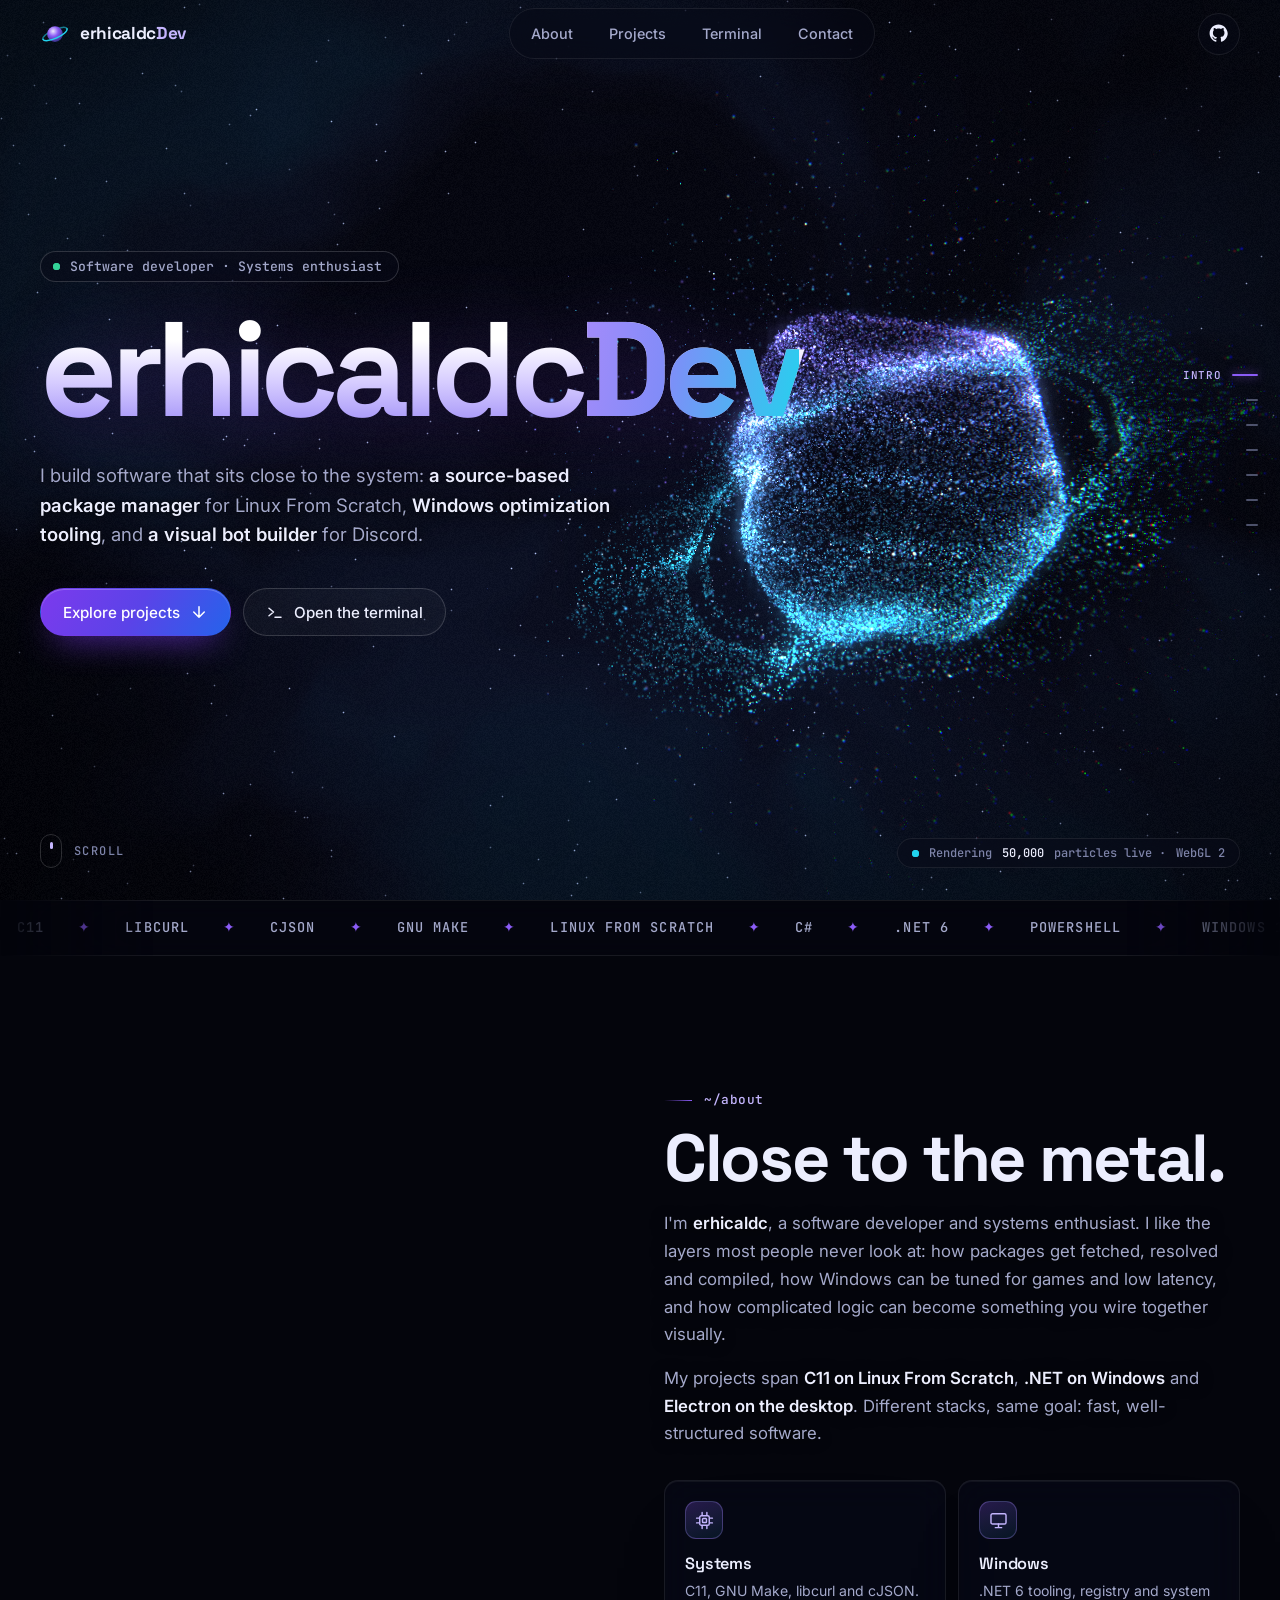
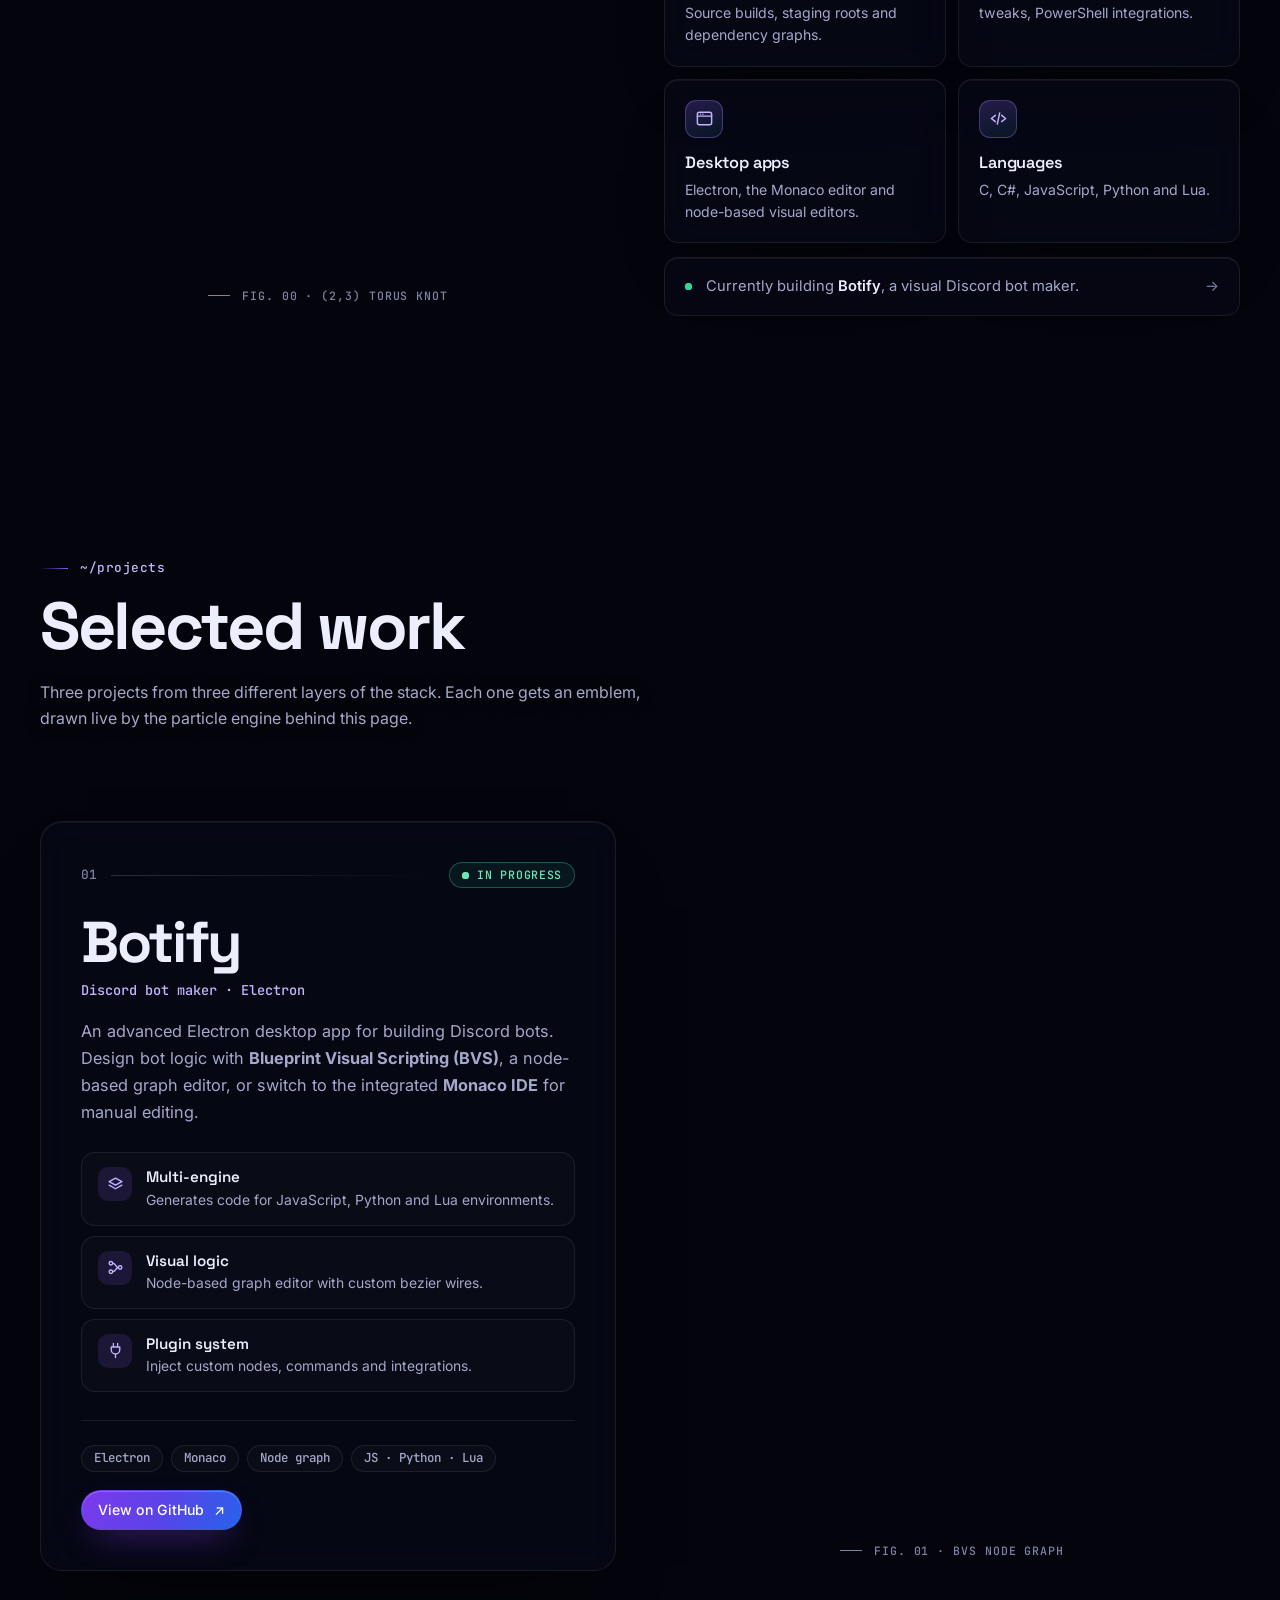
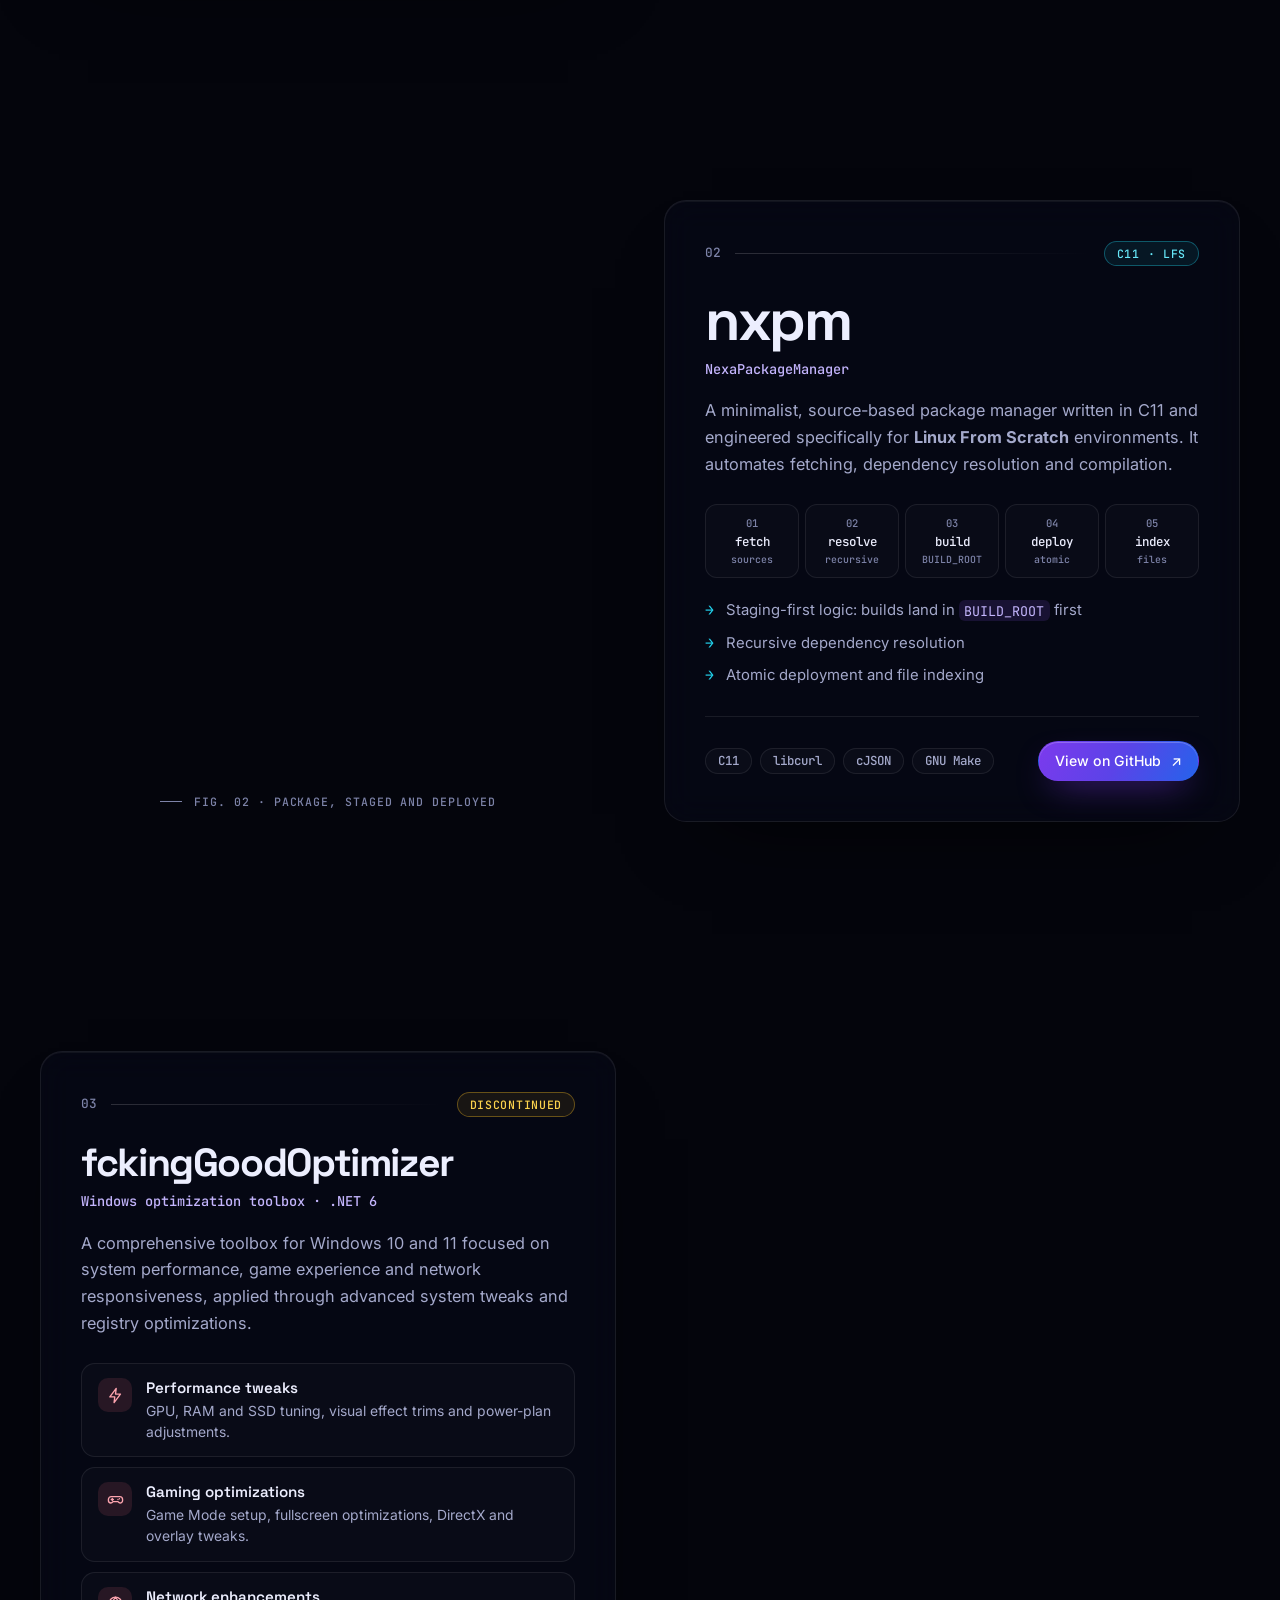
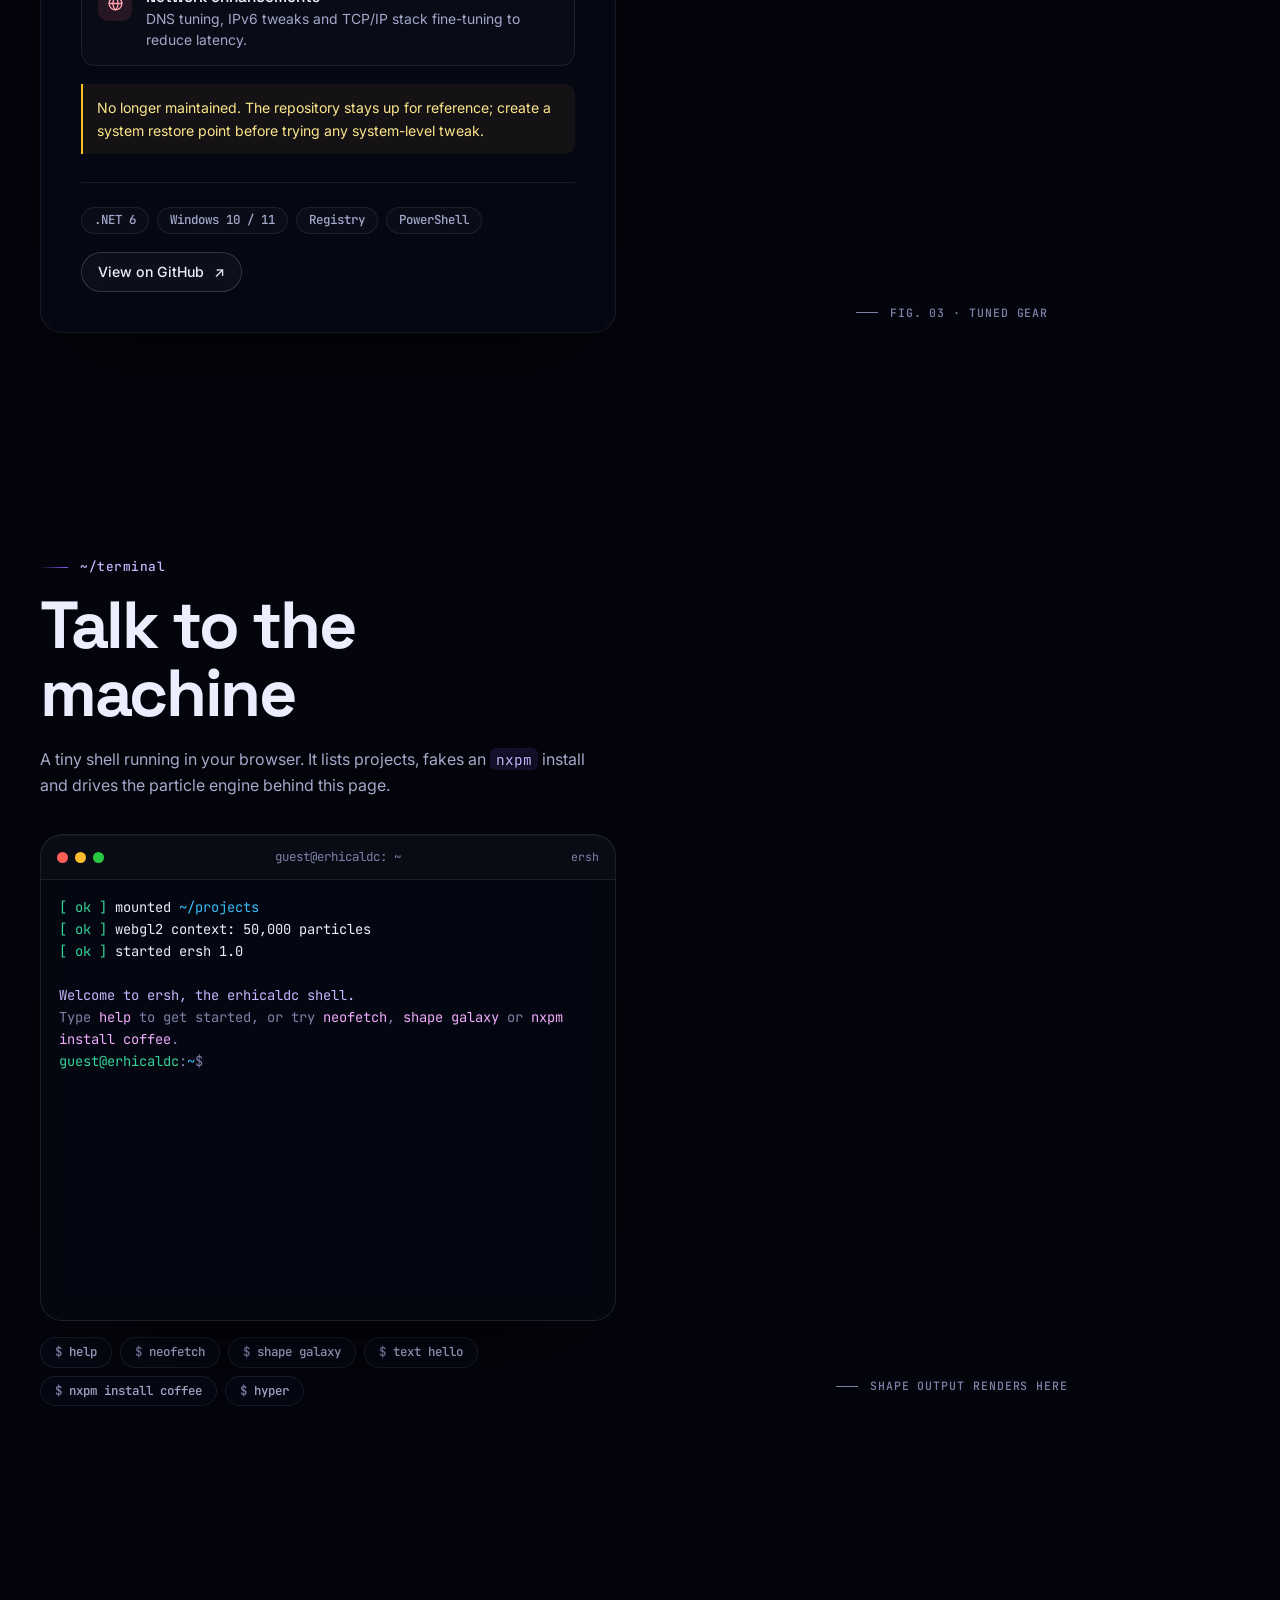
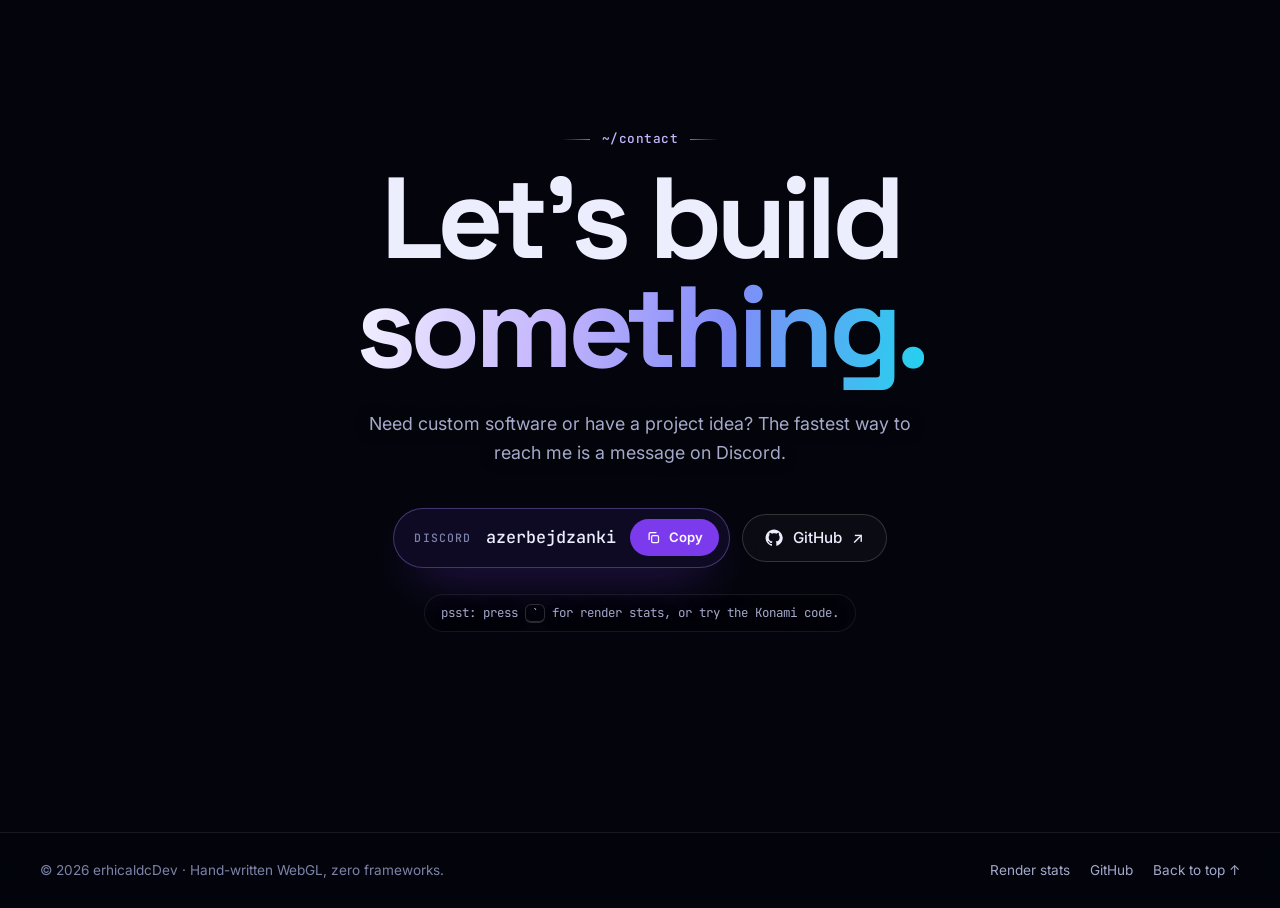
<file: index.html>
<!doctype html>
<html lang="en" class="no-js">
<head>
  <meta charset="utf-8">
  <meta name="viewport" content="width=device-width, initial-scale=1, viewport-fit=cover">
  <title>erhicaldcDev — Software Developer &amp; Systems Enthusiast</title>
  <meta name="description" content="Portfolio of erhicaldc: Botify, a visual Discord bot maker; nxpm, a C11 package manager for Linux From Scratch; and fckingGoodOptimizer. Rendered with a hand-written WebGL particle engine.">
  <meta name="theme-color" content="#04050c">
  <meta name="color-scheme" content="dark">
  <link rel="canonical" href="https://erhicaldcdev.github.io/">
  <link rel="icon" href="favicon.svg" type="image/svg+xml">
  <link rel="apple-touch-icon" href="assets/img/apple-touch-icon.png">

  <meta property="og:type" content="website">
  <meta property="og:site_name" content="erhicaldcDev">
  <meta property="og:title" content="erhicaldcDev — Software Developer & Systems Enthusiast">
  <meta property="og:description" content="Botify, nxpm and fckingGoodOptimizer, rendered live by a hand-written WebGL particle engine.">
  <meta property="og:url" content="https://erhicaldcdev.github.io/">
  <meta property="og:image" content="https://erhicaldcdev.github.io/assets/img/og.jpg">
  <meta property="og:image:width" content="1200">
  <meta property="og:image:height" content="630">
  <meta name="twitter:card" content="summary_large_image">

  <link rel="preconnect" href="https://fonts.googleapis.com">
  <link rel="preconnect" href="https://fonts.gstatic.com" crossorigin>
  <link rel="stylesheet" href="https://fonts.googleapis.com/css2?family=Inter:wght@400;500;600&family=JetBrains+Mono:wght@400;500&family=Space+Grotesk:wght@500;600;700&display=swap">
  <link rel="stylesheet" href="assets/css/style.css">

  <script>
    (function (d) {
      d.documentElement.className = d.documentElement.className.replace(/\bno-js\b/, 'js');
      // Failsafe: if the page script never finishes, show everything anyway.
      setTimeout(function () {
        if (!(window.ERH && window.ERH.page)) d.documentElement.classList.add('reveal-all');
      }, 3500);
    })(document);
  </script>
  <script type="application/ld+json">
    {
      "@context": "https://schema.org",
      "@type": "Person",
      "name": "erhicaldc",
      "alternateName": "erhicaldcDev",
      "url": "https://erhicaldcdev.github.io/",
      "jobTitle": "Software Developer",
      "sameAs": ["https://github.com/erhicaldcDev"]
    }
  </script>
</head>
<body>
  <a class="skip-link" href="#main">Skip to content</a>

  <canvas class="gl" id="gl" aria-hidden="true"></canvas>
  <div class="progress" data-progress aria-hidden="true"></div>

  <header class="nav" data-nav-bar>
    <div class="container nav__inner">
      <a class="brand" href="#top" aria-label="erhicaldcDev, back to top">
        <svg viewBox="0 0 32 32" aria-hidden="true">
          <defs>
            <radialGradient id="brand-orb" cx="38%" cy="32%" r="72%">
              <stop offset="0" stop-color="#ede9fe"/>
              <stop offset=".45" stop-color="#8b5cf6"/>
              <stop offset="1" stop-color="#312e81"/>
            </radialGradient>
          </defs>
          <g transform="rotate(-24 16 16)" fill="none" stroke="#22d3ee" stroke-width="1.6">
            <path d="M2 16a14 4.6 0 0 1 28 0" opacity=".55"/>
          </g>
          <circle cx="16" cy="16" r="8.4" fill="url(#brand-orb)"/>
          <g transform="rotate(-24 16 16)" fill="none" stroke="#22d3ee" stroke-width="1.6" stroke-linecap="round">
            <path d="M2 16a14 4.6 0 0 0 28 0"/>
          </g>
        </svg>
        <span>erhicaldc<b>Dev</b></span>
      </a>

      <nav aria-label="Primary">
        <ul class="nav__links">
          <li><a href="#about" data-nav="about">About</a></li>
          <li><a href="#projects" data-nav="projects">Projects</a></li>
          <li><a href="#terminal" data-nav="terminal">Terminal</a></li>
          <li><a href="#contact" data-nav="contact">Contact</a></li>
        </ul>
      </nav>

      <div class="nav__actions">
        <a class="icon-btn" href="https://github.com/erhicaldcDev" target="_blank" rel="noopener noreferrer" aria-label="erhicaldcDev on GitHub (opens in a new tab)">
          <svg viewBox="0 0 24 24" aria-hidden="true"><path fill="currentColor" d="M12 .5C5.73.5.75 5.48.75 11.75c0 5 3.25 9.24 7.76 10.74.57.1.76-.25.76-.54 0-.27-.01-1-.02-1.96-3.15.69-3.82-1.52-3.82-1.52-.52-1.34-1.28-1.7-1.28-1.7-1.05-.72.08-.7.08-.7 1.16.08 1.77 1.2 1.77 1.2 1.03 1.77 2.71 1.26 3.37.96.1-.75.4-1.26.73-1.55-2.51-.28-5.16-1.26-5.16-5.6 0-1.24.44-2.26 1.17-3.06-.12-.29-.51-1.45.11-3.02 0 0 .96-.31 3.14 1.17.91-.25 1.9-.37 2.88-.37.98 0 1.97.12 2.88.37 2.18-1.48 3.14-1.17 3.14-1.17.62 1.57.23 2.73.11 3.02.73.8 1.17 1.82 1.17 3.06 0 4.35-2.66 5.32-5.2 5.6.41.35.78 1.04.78 2.11 0 1.52-.01 2.74-.01 3.12 0 .29.19.64.77.53 4.5-1.5 7.75-5.74 7.75-10.74C23.25 5.48 18.27.5 12 .5z"/></svg>
        </a>
        <button class="icon-btn menu-toggle" type="button" data-menu-toggle aria-expanded="false" aria-controls="mobile-menu" aria-label="Open menu"><span></span></button>
      </div>
    </div>
  </header>

  <div class="mobile-menu" id="mobile-menu" hidden>
    <nav aria-label="Mobile">
      <ol>
        <li style="--i:0"><a href="#about">About</a></li>
        <li style="--i:1"><a href="#projects">Projects</a></li>
        <li style="--i:2"><a href="#terminal">Terminal</a></li>
        <li style="--i:3"><a href="#contact">Contact</a></li>
      </ol>
    </nav>
    <p class="mobile-menu__foot">discord · azerbejdzanki<br>github.com/erhicaldcDev</p>
  </div>

  <div class="page">
    <main id="main">

      <!-- ============================== HERO ============================== -->
      <section class="hero" id="top" data-section="hero" aria-labelledby="hero-title">
        <div class="container hero__inner">
          <div class="hero__content">
            <p class="eyebrow" data-reveal style="--d:0"><span class="dot dot--pulse"></span>Software developer · Systems enthusiast</p>
            <h1 class="hero__title" id="hero-title" data-reveal style="--d:1"><span data-scramble>erhicaldc</span><span class="accent" data-scramble>Dev</span></h1>
            <p class="hero__lead" data-reveal style="--d:2">
              I build software that sits close to the system: <strong>a source-based package manager</strong> for Linux From Scratch,
              <strong>Windows optimization tooling</strong>, and <strong>a visual bot builder</strong> for Discord.
            </p>
            <div class="hero__cta" data-reveal style="--d:3">
              <a class="btn btn--primary" href="#projects" data-magnetic>
                Explore projects
                <svg viewBox="0 0 24 24" fill="none" stroke="currentColor" stroke-width="2" stroke-linecap="round" stroke-linejoin="round" aria-hidden="true"><path d="M12 5v14M5 12l7 7 7-7"/></svg>
              </a>
              <a class="btn btn--ghost" href="#terminal" data-magnetic>
                <svg viewBox="0 0 24 24" fill="none" stroke="currentColor" stroke-width="2" stroke-linecap="round" stroke-linejoin="round" aria-hidden="true"><path d="m4 17 6-5-6-5M12 19h8"/></svg>
                Open the terminal
              </a>
            </div>
          </div>
        </div>
        <div class="hero__foot">
          <div class="container">
            <a class="scroll-cue" href="#about"><span class="scroll-cue__mouse" aria-hidden="true"></span>Scroll</a>
            <p class="live-chip"><span class="dot dot--pulse"></span>Rendering <b data-particle-count>0</b> particles live · <span data-webgl-version>WebGL</span></p>
          </div>
        </div>
      </section>

      <div class="marquee" aria-hidden="true">
        <div class="marquee__track">
          <div class="marquee__group">
            <span>C11</span><i>✦</i><span>libcurl</span><i>✦</i><span>cJSON</span><i>✦</i><span>GNU Make</span><i>✦</i>
            <span>Linux From Scratch</span><i>✦</i><span>C#</span><i>✦</i><span>.NET 6</span><i>✦</i><span>PowerShell</span><i>✦</i>
            <span>Windows 10 / 11</span><i>✦</i><span>Electron</span><i>✦</i><span>Monaco</span><i>✦</i><span>JavaScript</span><i>✦</i>
            <span>Python</span><i>✦</i><span>Lua</span><i>✦</i><span>WebGL</span><i>✦</i>
          </div>
          <div class="marquee__group">
            <span>C11</span><i>✦</i><span>libcurl</span><i>✦</i><span>cJSON</span><i>✦</i><span>GNU Make</span><i>✦</i>
            <span>Linux From Scratch</span><i>✦</i><span>C#</span><i>✦</i><span>.NET 6</span><i>✦</i><span>PowerShell</span><i>✦</i>
            <span>Windows 10 / 11</span><i>✦</i><span>Electron</span><i>✦</i><span>Monaco</span><i>✦</i><span>JavaScript</span><i>✦</i>
            <span>Python</span><i>✦</i><span>Lua</span><i>✦</i><span>WebGL</span><i>✦</i>
          </div>
        </div>
      </div>

      <!-- ============================== ABOUT ============================== -->
      <section class="section about" id="about" data-section="about" aria-labelledby="about-title">
        <div class="container split">
          <div class="split__aside" aria-hidden="true"><p class="fig-caption">fig. 00 · (2,3) torus knot</p></div>
          <div class="split__main">
            <p class="kicker" data-reveal>~/about</p>
            <h2 class="section-title" id="about-title" data-reveal style="--d:1"><span data-scramble>Close to the metal.</span></h2>
            <div class="about__text section-lead" data-reveal style="--d:2">
              <p>
                I'm <strong>erhicaldc</strong>, a software developer and systems enthusiast. I like the layers most people never look at:
                how packages get fetched, resolved and compiled, how Windows can be tuned for games and low latency, and how
                complicated logic can become something you wire together visually.
              </p>
              <p>
                My projects span <strong>C11 on Linux From Scratch</strong>, <strong>.NET on Windows</strong> and
                <strong>Electron on the desktop</strong>. Different stacks, same goal: fast, well-structured software.
              </p>
            </div>

            <ul class="caps">
              <li class="cap glass spot" data-reveal style="--d:3">
                <span class="cap__icon" aria-hidden="true">
                  <svg viewBox="0 0 24 24" fill="none" stroke="currentColor" stroke-width="1.8" stroke-linecap="round" stroke-linejoin="round"><rect x="6" y="6" width="12" height="12" rx="2"/><rect x="9.5" y="9.5" width="5" height="5" rx="1"/><path d="M9 2v3M15 2v3M9 19v3M15 19v3M2 9h3M2 15h3M19 9h3M19 15h3"/></svg>
                </span>
                <h3>Systems</h3>
                <p>C11, GNU Make, libcurl and cJSON. Source builds, staging roots and dependency graphs.</p>
              </li>
              <li class="cap glass spot" data-reveal style="--d:4">
                <span class="cap__icon" aria-hidden="true">
                  <svg viewBox="0 0 24 24" fill="none" stroke="currentColor" stroke-width="1.8" stroke-linecap="round" stroke-linejoin="round"><rect x="2.5" y="3.5" width="19" height="13" rx="2"/><path d="M8 21h8M12 16.5V21"/></svg>
                </span>
                <h3>Windows</h3>
                <p>.NET 6 tooling, registry and system tweaks, PowerShell integrations.</p>
              </li>
              <li class="cap glass spot" data-reveal style="--d:5">
                <span class="cap__icon" aria-hidden="true">
                  <svg viewBox="0 0 24 24" fill="none" stroke="currentColor" stroke-width="1.8" stroke-linecap="round" stroke-linejoin="round"><rect x="3" y="4" width="18" height="16" rx="2.5"/><path d="M3 9h18M7 6.5h.01M10 6.5h.01"/></svg>
                </span>
                <h3>Desktop apps</h3>
                <p>Electron, the Monaco editor and node-based visual editors.</p>
              </li>
              <li class="cap glass spot" data-reveal style="--d:6">
                <span class="cap__icon" aria-hidden="true">
                  <svg viewBox="0 0 24 24" fill="none" stroke="currentColor" stroke-width="1.8" stroke-linecap="round" stroke-linejoin="round"><path d="m8 8-5 4 5 4M16 8l5 4-5 4M13.5 5l-3 14"/></svg>
                </span>
                <h3>Languages</h3>
                <p>C, C#, JavaScript, Python and Lua.</p>
              </li>
            </ul>

            <a class="now glass spot" href="#botify" data-reveal style="--d:7">
              <span class="dot dot--pulse"></span>
              <span>Currently building <strong>Botify</strong>, a visual Discord bot maker.</span>
              <span class="now__arrow" aria-hidden="true">→</span>
            </a>
          </div>
        </div>
      </section>

      <!-- ============================== PROJECTS ============================== -->
      <section id="projects" aria-labelledby="projects-title">
        <div class="container projects-head">
          <p class="kicker" data-reveal>~/projects</p>
          <h2 class="section-title" id="projects-title" data-reveal style="--d:1"><span data-scramble>Selected work</span></h2>
          <p class="section-lead" data-reveal style="--d:2">
            Three projects from three different layers of the stack. Each one gets an emblem, drawn live by the particle engine behind this page.
          </p>
        </div>

        <!-- Botify -->
        <article class="project project--botify" id="botify" data-section="botify" aria-labelledby="botify-title">
          <div class="container split split--flip">
            <div class="split__aside" aria-hidden="true"><p class="fig-caption">fig. 01 · BVS node graph</p></div>
            <div class="split__main">
              <div class="project__card glass spot" data-reveal>
                <div class="project__top">
                  <span class="project__index">01</span>
                  <span class="project__rule"></span>
                  <span class="badge badge--live"><span class="dot dot--pulse"></span>In progress</span>
                </div>
                <h3 class="project__title" id="botify-title"><span data-scramble>Botify</span></h3>
                <p class="project__subtitle">Discord bot maker · Electron</p>
                <p class="project__desc">
                  An advanced Electron desktop app for building Discord bots. Design bot logic with
                  <strong>Blueprint Visual Scripting (BVS)</strong>, a node-based graph editor, or switch to the integrated
                  <strong>Monaco IDE</strong> for manual editing.
                </p>
                <ul class="features">
                  <li class="feature">
                    <span class="feature__icon" aria-hidden="true"><svg viewBox="0 0 24 24" fill="none" stroke="currentColor" stroke-width="1.9" stroke-linecap="round" stroke-linejoin="round"><path d="m12 3 9 5-9 5-9-5 9-5Z"/><path d="m3 13 9 5 9-5"/></svg></span>
                    <div><h4>Multi-engine</h4><p>Generates code for JavaScript, Python and Lua environments.</p></div>
                  </li>
                  <li class="feature">
                    <span class="feature__icon" aria-hidden="true"><svg viewBox="0 0 24 24" fill="none" stroke="currentColor" stroke-width="1.9" stroke-linecap="round" stroke-linejoin="round"><circle cx="5.5" cy="6" r="2.5"/><circle cx="5.5" cy="18" r="2.5"/><circle cx="18.5" cy="12" r="2.5"/><path d="M8 6c5 0 4 6 8 6M8 18c5 0 4-6 8-6"/></svg></span>
                    <div><h4>Visual logic</h4><p>Node-based graph editor with custom bezier wires.</p></div>
                  </li>
                  <li class="feature">
                    <span class="feature__icon" aria-hidden="true"><svg viewBox="0 0 24 24" fill="none" stroke="currentColor" stroke-width="1.9" stroke-linecap="round" stroke-linejoin="round"><path d="M9 2v5M15 2v5M6 7h12v4a6 6 0 0 1-12 0V7ZM12 17v5"/></svg></span>
                    <div><h4>Plugin system</h4><p>Inject custom nodes, commands and integrations.</p></div>
                  </li>
                </ul>
                <div class="project__meta">
                  <ul class="tags" aria-label="Technologies">
                    <li>Electron</li><li>Monaco</li><li>Node graph</li><li>JS · Python · Lua</li>
                  </ul>
                  <a class="btn btn--primary btn--sm" href="https://github.com/erhicaldcDev/Botify" target="_blank" rel="noopener noreferrer" data-magnetic>
                    View on GitHub <span class="btn__arrow" aria-hidden="true">↗</span><span class="sr-only"> (opens in a new tab)</span>
                  </a>
                </div>
              </div>
            </div>
          </div>
        </article>

        <!-- nxpm -->
        <article class="project project--nxpm" id="nxpm" data-section="nxpm" aria-labelledby="nxpm-title">
          <div class="container split">
            <div class="split__aside" aria-hidden="true"><p class="fig-caption">fig. 02 · package, staged and deployed</p></div>
            <div class="split__main">
              <div class="project__card glass spot" data-reveal>
                <div class="project__top">
                  <span class="project__index">02</span>
                  <span class="project__rule"></span>
                  <span class="badge badge--info">C11 · LFS</span>
                </div>
                <h3 class="project__title" id="nxpm-title"><span data-scramble>nxpm</span></h3>
                <p class="project__subtitle">NexaPackageManager</p>
                <p class="project__desc">
                  A minimalist, source-based package manager written in C11 and engineered specifically for
                  <strong>Linux From Scratch</strong> environments. It automates fetching, dependency resolution and compilation.
                </p>
                <ol class="pipeline" aria-label="How a package moves through nxpm">
                  <li style="--i:0">fetch<small>sources</small></li>
                  <li style="--i:1">resolve<small>recursive</small></li>
                  <li style="--i:2">build<small>BUILD_ROOT</small></li>
                  <li style="--i:3">deploy<small>atomic</small></li>
                  <li style="--i:4">index<small>files</small></li>
                </ol>
                <ul class="arch">
                  <li><span>Staging-first logic: builds land in <code>BUILD_ROOT</code> first</span></li>
                  <li><span>Recursive dependency resolution</span></li>
                  <li><span>Atomic deployment and file indexing</span></li>
                </ul>
                <div class="project__meta">
                  <ul class="tags" aria-label="Technologies">
                    <li>C11</li><li>libcurl</li><li>cJSON</li><li>GNU Make</li>
                  </ul>
                  <a class="btn btn--primary btn--sm" href="https://github.com/erhicaldcDev/nxpm" target="_blank" rel="noopener noreferrer" data-magnetic>
                    View on GitHub <span class="btn__arrow" aria-hidden="true">↗</span><span class="sr-only"> (opens in a new tab)</span>
                  </a>
                </div>
              </div>
            </div>
          </div>
        </article>

        <!-- fckingGoodOptimizer -->
        <article class="project project--fgo" id="fgo" data-section="fgo" aria-labelledby="fgo-title">
          <div class="container split split--flip">
            <div class="split__aside" aria-hidden="true"><p class="fig-caption">fig. 03 · tuned gear</p></div>
            <div class="split__main">
              <div class="project__card glass spot" data-reveal>
                <div class="project__top">
                  <span class="project__index">03</span>
                  <span class="project__rule"></span>
                  <span class="badge badge--archived">Discontinued</span>
                </div>
                <h3 class="project__title project__title--long" id="fgo-title"><span data-scramble>fckingGood&#8203;Optimizer</span></h3>
                <p class="project__subtitle">Windows optimization toolbox · .NET 6</p>
                <p class="project__desc">
                  A comprehensive toolbox for Windows 10 and 11 focused on system performance, game experience and network
                  responsiveness, applied through advanced system tweaks and registry optimizations.
                </p>
                <ul class="features">
                  <li class="feature">
                    <span class="feature__icon" aria-hidden="true"><svg viewBox="0 0 24 24" fill="none" stroke="currentColor" stroke-width="1.9" stroke-linecap="round" stroke-linejoin="round"><path d="M13 2 4 14h7l-1 8 9-12h-7l1-8Z"/></svg></span>
                    <div><h4>Performance tweaks</h4><p>GPU, RAM and SSD tuning, visual effect trims and power-plan adjustments.</p></div>
                  </li>
                  <li class="feature">
                    <span class="feature__icon" aria-hidden="true"><svg viewBox="0 0 24 24" fill="none" stroke="currentColor" stroke-width="1.9" stroke-linecap="round" stroke-linejoin="round"><path d="M6 8h12a4 4 0 0 1 4 4v1.5a3.5 3.5 0 0 1-3.5 3.5c-1.3 0-2-.7-3-2h-7c-1 1.3-1.7 2-3 2A3.5 3.5 0 0 1 2 13.5V12a4 4 0 0 1 4-4Z"/><path d="M7.5 10.5v3M6 12h3M15.5 12h.01M17.5 11h.01"/></svg></span>
                    <div><h4>Gaming optimizations</h4><p>Game Mode setup, fullscreen optimizations, DirectX and overlay tweaks.</p></div>
                  </li>
                  <li class="feature">
                    <span class="feature__icon" aria-hidden="true"><svg viewBox="0 0 24 24" fill="none" stroke="currentColor" stroke-width="1.9" stroke-linecap="round" stroke-linejoin="round"><circle cx="12" cy="12" r="9"/><path d="M3 12h18M12 3c2.5 2.6 3.8 5.6 3.8 9s-1.3 6.4-3.8 9c-2.5-2.6-3.8-5.6-3.8-9S9.5 5.6 12 3Z"/></svg></span>
                    <div><h4>Network enhancements</h4><p>DNS tuning, IPv6 tweaks and TCP/IP stack fine-tuning to reduce latency.</p></div>
                  </li>
                </ul>
                <p class="project__note">No longer maintained. The repository stays up for reference; create a system restore point before trying any system-level tweak.</p>
                <div class="project__meta">
                  <ul class="tags" aria-label="Technologies">
                    <li>.NET 6</li><li>Windows 10 / 11</li><li>Registry</li><li>PowerShell</li>
                  </ul>
                  <a class="btn btn--ghost btn--sm" href="https://github.com/erhicaldcDev/fckingGoodOptimizer" target="_blank" rel="noopener noreferrer" data-magnetic>
                    View on GitHub <span class="btn__arrow" aria-hidden="true">↗</span><span class="sr-only"> (opens in a new tab)</span>
                  </a>
                </div>
              </div>
            </div>
          </div>
        </article>
      </section>

      <!-- ============================== TERMINAL ============================== -->
      <section class="section terminal-section" id="terminal" data-section="terminal" aria-labelledby="terminal-title">
        <div class="container split split--flip">
          <div class="split__aside" aria-hidden="true"><p class="fig-caption">shape output renders here</p></div>
          <div class="split__main">
            <p class="kicker" data-reveal>~/terminal</p>
            <h2 class="section-title" id="terminal-title" data-reveal style="--d:1"><span data-scramble>Talk to the machine</span></h2>
            <p class="section-lead" data-reveal style="--d:2">
              A tiny shell running in your browser. It lists projects, fakes an <code>nxpm</code> install and drives the particle engine behind this page.
            </p>

            <div class="term glass" data-term data-reveal style="--d:3">
              <div class="term__bar" aria-hidden="true">
                <span class="term__dots"><i></i><i></i><i></i></span>
                <span class="term__title">guest@erhicaldc: ~</span>
                <span class="term__tag">ersh</span>
              </div>
              <div class="term__body" data-term-body>
                <div class="term__out" data-term-out role="log" aria-live="polite" aria-relevant="additions" aria-label="Terminal output"></div>
                <form class="term__line" data-term-form autocomplete="off">
                  <label class="term__prompt" for="term-input"><span class="t-user">guest@erhicaldc</span><span class="t-dim">:</span><span class="t-path">~</span><span class="t-dim">$ </span><span class="sr-only">Terminal command</span></label>
                  <input class="term__input" id="term-input" data-term-input type="text" autocomplete="off" autocapitalize="off" autocorrect="off" spellcheck="false" enterkeyhint="send">
                </form>
              </div>
            </div>

            <div class="chips" data-reveal style="--d:4">
              <button class="chip" type="button" data-cmd="help">help</button>
              <button class="chip" type="button" data-cmd="neofetch">neofetch</button>
              <button class="chip" type="button" data-cmd="shape galaxy">shape galaxy</button>
              <button class="chip" type="button" data-cmd="text hello">text hello</button>
              <button class="chip" type="button" data-cmd="nxpm install coffee">nxpm install coffee</button>
              <button class="chip" type="button" data-cmd="hyper">hyper</button>
            </div>
          </div>
        </div>
      </section>

      <!-- ============================== CONTACT ============================== -->
      <section class="section contact" id="contact" data-section="contact" aria-labelledby="contact-title">
        <div class="container contact__inner">
          <p class="kicker" data-reveal>~/contact</p>
          <h2 class="contact__title" id="contact-title" data-reveal style="--d:1"><span data-scramble>Let's build</span> <span class="grad" data-scramble>something.</span></h2>
          <p class="contact__lead" data-reveal style="--d:2">
            Need custom software or have a project idea? The fastest way to reach me is a message on Discord.
          </p>
          <div class="contact__actions" data-reveal style="--d:3">
            <button class="handle" type="button" data-copy="azerbejdzanki" aria-label="Copy Discord username azerbejdzanki">
              <span class="handle__label">Discord</span>
              <span class="handle__value">azerbejdzanki</span>
              <span class="handle__copy" aria-hidden="true">
                <span class="when-idle"><svg viewBox="0 0 24 24" fill="none" stroke="currentColor" stroke-width="2" stroke-linecap="round" stroke-linejoin="round"><rect x="9" y="9" width="11" height="11" rx="2"/><path d="M5 15V6a2 2 0 0 1 2-2h9"/></svg></span>
                <span class="when-idle">Copy</span>
                <span class="when-copied"><svg viewBox="0 0 24 24" fill="none" stroke="currentColor" stroke-width="2.4" stroke-linecap="round" stroke-linejoin="round"><path d="m5 12.5 4.5 4.5L19 7.5"/></svg></span>
                <span class="when-copied">Copied</span>
              </span>
            </button>
            <a class="btn btn--ghost" href="https://github.com/erhicaldcDev" target="_blank" rel="noopener noreferrer" data-magnetic>
              <svg viewBox="0 0 24 24" aria-hidden="true"><path fill="currentColor" d="M12 .5C5.73.5.75 5.48.75 11.75c0 5 3.25 9.24 7.76 10.74.57.1.76-.25.76-.54 0-.27-.01-1-.02-1.96-3.15.69-3.82-1.52-3.82-1.52-.52-1.34-1.28-1.7-1.28-1.7-1.05-.72.08-.7.08-.7 1.16.08 1.77 1.2 1.77 1.2 1.03 1.77 2.71 1.26 3.37.96.1-.75.4-1.26.73-1.55-2.51-.28-5.16-1.26-5.16-5.6 0-1.24.44-2.26 1.17-3.06-.12-.29-.51-1.45.11-3.02 0 0 .96-.31 3.14 1.17.91-.25 1.9-.37 2.88-.37.98 0 1.97.12 2.88.37 2.18-1.48 3.14-1.17 3.14-1.17.62 1.57.23 2.73.11 3.02.73.8 1.17 1.82 1.17 3.06 0 4.35-2.66 5.32-5.2 5.6.41.35.78 1.04.78 2.11 0 1.52-.01 2.74-.01 3.12 0 .29.19.64.77.53 4.5-1.5 7.75-5.74 7.75-10.74C23.25 5.48 18.27.5 12 .5z"/></svg>
              GitHub <span class="btn__arrow" aria-hidden="true">↗</span><span class="sr-only"> (opens in a new tab)</span>
            </a>
          </div>
          <p class="contact__note" data-reveal style="--d:4">psst: press <kbd>`</kbd> for render stats, or try the Konami code.</p>
        </div>
      </section>
    </main>

    <footer class="footer">
      <div class="container footer__inner">
        <p>© <span data-year>2026</span> erhicaldcDev · Hand-written WebGL, zero frameworks.</p>
        <div class="footer__links">
          <button class="linklike" type="button" data-hud-toggle>Render stats</button>
          <a href="https://github.com/erhicaldcDev" target="_blank" rel="noopener noreferrer">GitHub</a>
          <a href="#top">Back to top ↑</a>
        </div>
      </div>
    </footer>
  </div>

  <nav class="rail" aria-label="Sections">
    <ol>
      <li><a href="#top" data-rail="hero"><span>Intro</span></a></li>
      <li><a href="#about" data-rail="about"><span>About</span></a></li>
      <li><a href="#botify" data-rail="botify"><span>Botify</span></a></li>
      <li><a href="#nxpm" data-rail="nxpm"><span>nxpm</span></a></li>
      <li><a href="#fgo" data-rail="fgo"><span>Optimizer</span></a></li>
      <li><a href="#terminal" data-rail="terminal"><span>Terminal</span></a></li>
      <li><a href="#contact" data-rail="contact"><span>Contact</span></a></li>
    </ol>
  </nav>

  <p class="scene-label" aria-hidden="true"><span class="scene-label__diamond"></span>scene <b data-scene-name>orb</b> · <span data-particle-count>0</span> particles</p>
  <div class="hud" id="hud" hidden aria-hidden="true"></div>
  <div class="toast" id="toast" role="status" aria-live="polite"></div>

  <script src="assets/js/shapes.js" defer></script>
  <script src="assets/js/gl.js" defer></script>
  <script src="assets/js/scene.js" defer></script>
  <script src="assets/js/terminal.js" defer></script>
  <script src="assets/js/main.js" defer></script>
</body>
</html>
</file>
<file: assets/css/style.css>
/* ==========================================================================
   erhicaldcDev — hand-written styles. No framework, no build step.
   ========================================================================== */

:root {
  --bg: #04050c;
  --bg-2: #080a18;
  --text: #eceefe;
  --muted: #a4a9cb;
  --faint: #7d83a8;
  --line: rgba(255, 255, 255, 0.08);
  --line-strong: rgba(255, 255, 255, 0.16);
  --glass: rgba(8, 10, 24, 0.56);
  --glass-strong: rgba(8, 10, 24, 0.86);
  --violet: #8b5cf6;
  --violet-2: #7c3aed;
  --lilac: #c4b5fd;
  --indigo: #6366f1;
  --cyan: #22d3ee;
  --sky: #38bdf8;
  --pink: #f472b6;
  --rose: #fb7185;
  --amber: #fbbf24;
  --green: #34d399;

  --font-display: "Space Grotesk", ui-sans-serif, system-ui, -apple-system, "Segoe UI", Roboto, sans-serif;
  --font-body: "Inter", ui-sans-serif, system-ui, -apple-system, "Segoe UI", Roboto, "Helvetica Neue", Arial, sans-serif;
  --font-mono: "JetBrains Mono", ui-monospace, SFMono-Regular, Menlo, Consolas, "Liberation Mono", monospace;

  --container: 1200px;
  --gutter: clamp(16px, 4vw, 40px);
  --nav-h: 68px;
  --radius: 22px;
  --radius-sm: 14px;
  --ease-out: cubic-bezier(0.16, 1, 0.3, 1);
  --ease-spring: cubic-bezier(0.34, 1.56, 0.64, 1);

  color-scheme: dark;
}

/* ---------- reset ---------- */

*,
*::before,
*::after {
  box-sizing: border-box;
}

html {
  -webkit-text-size-adjust: 100%;
  text-size-adjust: 100%;
  scroll-behavior: smooth;
  scroll-padding-top: calc(var(--nav-h) + 12px);
  background: var(--bg);
}

body {
  margin: 0;
  min-height: 100vh;
  background: var(--bg);
  color: var(--text);
  font: 400 1rem/1.65 var(--font-body);
  -webkit-font-smoothing: antialiased;
  -moz-osx-font-smoothing: grayscale;
  overflow-x: hidden;
  text-rendering: optimizeLegibility;
}

h1, h2, h3, h4, p, ul, ol, figure {
  margin: 0;
}

ul, ol {
  padding: 0;
  list-style: none;
}

a {
  color: inherit;
}

img, svg {
  display: block;
  max-width: 100%;
}

/* author display rules must never resurrect hidden elements */
[hidden] {
  display: none !important;
}

button {
  font: inherit;
  color: inherit;
}

::selection {
  background: rgba(139, 92, 246, 0.45);
  color: #fff;
}

:focus-visible {
  outline: 2px solid var(--lilac);
  outline-offset: 3px;
  border-radius: 8px;
}

code, kbd {
  font-family: var(--font-mono);
  font-size: 0.9em;
}

code {
  padding: 0.12em 0.4em;
  border-radius: 6px;
  background: rgba(139, 92, 246, 0.14);
  color: var(--lilac);
}

kbd {
  padding: 0.1em 0.45em;
  border: 1px solid var(--line-strong);
  border-bottom-width: 2px;
  border-radius: 6px;
  color: var(--text);
}

/* scrollbar */
html {
  scrollbar-color: rgba(139, 92, 246, 0.45) transparent;
  scrollbar-width: thin;
}

::-webkit-scrollbar {
  width: 10px;
  height: 10px;
}

::-webkit-scrollbar-thumb {
  background: rgba(139, 92, 246, 0.35);
  border: 3px solid var(--bg);
  border-radius: 99px;
}

::-webkit-scrollbar-track {
  background: transparent;
}

/* ---------- canvas + fallback ---------- */

.gl {
  position: fixed;
  top: 0;
  left: 0;
  z-index: 0;
  display: block;
  width: 100%;
  height: 100vh;
  height: 100lvh;
  pointer-events: none;
}

.no-webgl .gl {
  display: none;
}

.no-webgl body {
  background:
    radial-gradient(60vmax 50vmax at 80% 20%, rgba(124, 58, 237, 0.22), transparent 60%),
    radial-gradient(50vmax 40vmax at 10% 80%, rgba(34, 211, 238, 0.12), transparent 60%),
    radial-gradient(40vmax 40vmax at 50% 50%, rgba(99, 102, 241, 0.1), transparent 70%),
    var(--bg);
  background-attachment: fixed;
}

.page {
  position: relative;
  z-index: 1;
}

/* ---------- utilities ---------- */

.container {
  width: 100%;
  max-width: calc(var(--container) + var(--gutter) * 2);
  margin-inline: auto;
  padding-inline: var(--gutter);
}

.sr-only {
  position: absolute !important;
  width: 1px;
  height: 1px;
  padding: 0;
  margin: -1px;
  overflow: hidden;
  clip: rect(0 0 0 0);
  clip-path: inset(50%);
  white-space: nowrap;
  border: 0;
}

.skip-link {
  position: fixed;
  top: 12px;
  left: 12px;
  z-index: 100;
  padding: 10px 16px;
  border-radius: 10px;
  background: var(--violet-2);
  color: #fff;
  font-weight: 600;
  text-decoration: none;
  transform: translateY(-160%);
  transition: transform 0.25s var(--ease-out);
}

.skip-link:focus {
  transform: none;
}

.mono {
  font-family: var(--font-mono);
}

.kicker {
  display: inline-flex;
  align-items: center;
  gap: 12px;
  margin-bottom: 18px;
  color: var(--lilac);
  font: 500 0.8rem/1 var(--font-mono);
  letter-spacing: 0.04em;
}

.kicker::before {
  content: "";
  width: 28px;
  height: 1px;
  background: linear-gradient(90deg, transparent, var(--violet));
}

.section-title {
  font: 700 clamp(2.3rem, 5.2vw, 4.2rem)/1.02 var(--font-display);
  letter-spacing: -0.035em;
  text-wrap: balance;
}

.section-lead {
  max-width: 38rem;
  margin-top: 18px;
  color: var(--muted);
  font-size: clamp(1rem, 1.25vw, 1.12rem);
}

.grad {
  background: linear-gradient(100deg, #f5f3ff 0%, #c4b5fd 35%, #818cf8 65%, #22d3ee 100%);
  -webkit-background-clip: text;
  background-clip: text;
  color: transparent;
}

/* glass surfaces */
.glass {
  position: relative;
  background: var(--glass);
  border: 1px solid var(--line);
  border-radius: var(--radius);
  box-shadow:
    0 40px 80px -48px rgba(0, 0, 0, 0.9),
    inset 0 1px 0 rgba(255, 255, 255, 0.05);
  -webkit-backdrop-filter: blur(16px) saturate(140%);
  backdrop-filter: blur(16px) saturate(140%);
}

/* cursor-following glow + border light */
.spot::before,
.spot::after {
  content: "";
  position: absolute;
  inset: 0;
  border-radius: inherit;
  pointer-events: none;
  opacity: 0;
  transition: opacity 0.45s var(--ease-out);
}

.spot::before {
  background: radial-gradient(520px circle at var(--mx, 50%) var(--my, 0%), rgba(139, 92, 246, 0.12), transparent 55%);
}

.spot::after {
  inset: -1px;
  padding: 1px;
  background: radial-gradient(360px circle at var(--mx, 50%) var(--my, 0%), rgba(196, 181, 253, 0.65), transparent 60%);
  -webkit-mask: linear-gradient(#000 0 0) content-box, linear-gradient(#000 0 0);
  -webkit-mask-composite: xor;
  mask: linear-gradient(#000 0 0) content-box exclude, linear-gradient(#000 0 0);
}

.spot:hover::before,
.spot:hover::after {
  opacity: 1;
}

/* buttons */
.btn {
  position: relative;
  display: inline-flex;
  align-items: center;
  justify-content: center;
  gap: 10px;
  min-height: 48px;
  padding: 0 22px;
  border: 1px solid var(--line-strong);
  border-radius: 999px;
  background: rgba(255, 255, 255, 0.03);
  color: var(--text);
  font: 500 0.95rem/1 var(--font-body);
  text-decoration: none;
  white-space: nowrap;
  cursor: pointer;
  transition:
    transform 0.35s var(--ease-out),
    background-color 0.3s,
    border-color 0.3s,
    box-shadow 0.35s var(--ease-out);
}

.btn svg {
  width: 18px;
  height: 18px;
  flex: none;
}

.btn:hover {
  border-color: rgba(196, 181, 253, 0.45);
  background: rgba(139, 92, 246, 0.1);
}

.btn--primary {
  border-color: transparent;
  background: linear-gradient(120deg, #7c3aed 0%, #5b43e8 50%, #2563eb 100%);
  box-shadow:
    0 14px 34px -14px rgba(124, 58, 237, 0.85),
    inset 0 1px 0 rgba(255, 255, 255, 0.22);
  color: #fff;
}

.btn--primary:hover {
  border-color: transparent;
  background: linear-gradient(120deg, #8b5cf6 0%, #6451f0 50%, #3b82f6 100%);
  box-shadow:
    0 18px 44px -14px rgba(124, 58, 237, 1),
    inset 0 1px 0 rgba(255, 255, 255, 0.3);
}

.btn--ghost {
  -webkit-backdrop-filter: blur(10px);
  backdrop-filter: blur(10px);
}

.btn--sm {
  min-height: 40px;
  padding: 0 16px;
  font-size: 0.88rem;
}

.btn__arrow {
  transition: transform 0.35s var(--ease-out);
}

.btn:hover .btn__arrow {
  transform: translate(3px, -3px);
}

/* badges + tags */
.badge {
  display: inline-flex;
  align-items: center;
  gap: 8px;
  padding: 6px 12px;
  border: 1px solid var(--line-strong);
  border-radius: 999px;
  font: 500 0.72rem/1 var(--font-mono);
  letter-spacing: 0.06em;
  text-transform: uppercase;
}

.badge--live {
  border-color: rgba(52, 211, 153, 0.35);
  background: rgba(52, 211, 153, 0.08);
  color: #6ee7b7;
}

.badge--info {
  border-color: rgba(34, 211, 238, 0.35);
  background: rgba(34, 211, 238, 0.08);
  color: #67e8f9;
}

.badge--archived {
  border-color: rgba(251, 191, 36, 0.35);
  background: rgba(251, 191, 36, 0.08);
  color: #fcd34d;
}

.dot {
  position: relative;
  width: 7px;
  height: 7px;
  flex: none;
  border-radius: 50%;
  background: currentColor;
}

.dot--pulse::after {
  content: "";
  position: absolute;
  inset: 0;
  border-radius: 50%;
  background: currentColor;
  animation: ping 2s var(--ease-out) infinite;
}

@keyframes ping {
  0% { transform: scale(1); opacity: 0.7; }
  80%, 100% { transform: scale(3); opacity: 0; }
}

.tags {
  display: flex;
  flex-wrap: wrap;
  gap: 8px;
}

.tags li {
  padding: 6px 12px;
  border: 1px solid var(--line);
  border-radius: 999px;
  background: rgba(255, 255, 255, 0.025);
  color: var(--muted);
  font: 500 0.78rem/1 var(--font-mono);
}

/* ---------- progress + nav ---------- */

.progress {
  position: fixed;
  top: 0;
  left: 0;
  z-index: 60;
  width: 100%;
  height: 2px;
  background: linear-gradient(90deg, var(--violet), var(--indigo), var(--cyan));
  box-shadow: 0 0 12px rgba(139, 92, 246, 0.8);
  transform: scaleX(0);
  transform-origin: 0 50%;
  pointer-events: none;
}

.nav {
  position: fixed;
  inset: 0 0 auto 0;
  z-index: 50;
  height: var(--nav-h);
  border-bottom: 1px solid transparent;
  transition: background-color 0.4s, border-color 0.4s, backdrop-filter 0.4s;
}

.nav.is-scrolled,
.menu-open .nav {
  border-bottom-color: var(--line);
  background: rgba(4, 5, 12, 0.62);
  -webkit-backdrop-filter: blur(14px) saturate(140%);
  backdrop-filter: blur(14px) saturate(140%);
}

.nav__inner {
  display: flex;
  align-items: center;
  justify-content: space-between;
  gap: 24px;
  height: 100%;
}

.brand {
  display: inline-flex;
  align-items: center;
  gap: 10px;
  font: 700 1.08rem/1 var(--font-display);
  letter-spacing: -0.02em;
  text-decoration: none;
}

.brand svg {
  width: 30px;
  height: 30px;
}

.brand b {
  color: var(--lilac);
  font-weight: 700;
}

.nav__links {
  display: flex;
  align-items: center;
  gap: 4px;
  padding: 5px;
  border: 1px solid var(--line);
  border-radius: 999px;
  background: rgba(8, 10, 24, 0.45);
  -webkit-backdrop-filter: blur(12px);
  backdrop-filter: blur(12px);
}

.nav__links a {
  position: relative;
  display: block;
  padding: 8px 16px;
  border-radius: 999px;
  color: var(--muted);
  font-size: 0.9rem;
  font-weight: 500;
  text-decoration: none;
  transition: color 0.25s, background-color 0.25s;
}

.nav__links a:hover {
  color: var(--text);
  background: rgba(255, 255, 255, 0.05);
}

.nav__links a[aria-current] {
  color: #fff;
  background: rgba(139, 92, 246, 0.2);
  box-shadow: inset 0 0 0 1px rgba(167, 139, 250, 0.35);
}

.nav__actions {
  display: flex;
  align-items: center;
  gap: 8px;
}

.icon-btn {
  display: inline-grid;
  place-items: center;
  width: 42px;
  height: 42px;
  border: 1px solid var(--line);
  border-radius: 50%;
  background: rgba(8, 10, 24, 0.45);
  color: var(--text);
  cursor: pointer;
  transition: border-color 0.25s, background-color 0.25s, transform 0.35s var(--ease-out);
}

.icon-btn:hover {
  border-color: rgba(196, 181, 253, 0.45);
  background: rgba(139, 92, 246, 0.14);
}

.icon-btn svg {
  width: 19px;
  height: 19px;
}

.menu-toggle {
  display: none;
}

.menu-toggle span {
  position: relative;
  display: block;
  width: 18px;
  height: 2px;
  border-radius: 2px;
  background: currentColor;
  transition: background-color 0.2s;
}

.menu-toggle span::before,
.menu-toggle span::after {
  content: "";
  position: absolute;
  left: 0;
  width: 100%;
  height: 2px;
  border-radius: 2px;
  background: currentColor;
  transition: transform 0.35s var(--ease-out);
}

.menu-toggle span::before { transform: translateY(-6px); }
.menu-toggle span::after { transform: translateY(6px); }
.menu-toggle[aria-expanded="true"] span { background: transparent; }
.menu-toggle[aria-expanded="true"] span::before { transform: rotate(45deg); }
.menu-toggle[aria-expanded="true"] span::after { transform: rotate(-45deg); }

.mobile-menu {
  position: fixed;
  inset: 0;
  z-index: 45;
  display: flex;
  flex-direction: column;
  justify-content: center;
  padding: calc(var(--nav-h) + 24px) var(--gutter) 40px;
  background: rgba(4, 5, 12, 0.9);
  -webkit-backdrop-filter: blur(18px);
  backdrop-filter: blur(18px);
  opacity: 0;
  transition: opacity 0.3s var(--ease-out);
}

.mobile-menu.is-open {
  opacity: 1;
}

.mobile-menu ol {
  counter-reset: menu;
}

.mobile-menu li {
  counter-increment: menu;
  opacity: 0;
  transform: translateY(18px);
  transition: opacity 0.5s var(--ease-out), transform 0.5s var(--ease-out);
  transition-delay: calc(var(--i, 0) * 60ms + 60ms);
}

.mobile-menu.is-open li {
  opacity: 1;
  transform: none;
}

.mobile-menu a {
  display: flex;
  align-items: baseline;
  gap: 16px;
  padding: 12px 0;
  font: 700 clamp(2.2rem, 11vw, 3.4rem)/1.05 var(--font-display);
  letter-spacing: -0.03em;
  text-decoration: none;
}

.mobile-menu a::before {
  content: "0" counter(menu);
  color: var(--violet);
  font: 500 0.8rem/1 var(--font-mono);
}

.mobile-menu__foot {
  margin-top: 36px;
  color: var(--faint);
  font: 0.85rem/1.6 var(--font-mono);
}

/* ---------- hero ---------- */

.hero {
  position: relative;
  display: flex;
  flex-direction: column;
  justify-content: center;
  min-height: 100vh;
  min-height: 100svh;
  padding: calc(var(--nav-h) + 40px) 0 120px;
}

.hero__inner {
  transform: translate3d(0, calc(var(--hero-p, 0) * -90px), 0);
  opacity: calc(1 - var(--hero-p, 0) * 1.25);
  will-change: transform, opacity;
}

.hero__content {
  max-width: 780px;
}

.eyebrow {
  display: inline-flex;
  align-items: center;
  gap: 10px;
  margin-bottom: 28px;
  padding: 8px 16px 8px 12px;
  border: 1px solid var(--line-strong);
  border-radius: 999px;
  background: rgba(8, 10, 24, 0.5);
  color: var(--muted);
  font: 500 0.82rem/1 var(--font-mono);
  -webkit-backdrop-filter: blur(10px);
  backdrop-filter: blur(10px);
}

.eyebrow .dot {
  color: var(--green);
}

.hero__title {
  font: 700 clamp(3.4rem, 10.5vw, 9.4rem)/0.9 var(--font-display);
  letter-spacing: -0.055em;
  background: linear-gradient(180deg, #ffffff 25%, #d6ccff 60%, #9d8cf7 100%);
  -webkit-background-clip: text;
  background-clip: text;
  color: transparent;
  filter: drop-shadow(0 10px 40px rgba(124, 58, 237, 0.25));
}

.hero__title .accent {
  background: linear-gradient(100deg, #a78bfa 0%, #818cf8 40%, #22d3ee 100%);
  -webkit-background-clip: text;
  background-clip: text;
  color: transparent;
}

.hero__lead {
  max-width: 36rem;
  margin-top: 30px;
  color: var(--muted);
  font-size: clamp(1.05rem, 1.45vw, 1.25rem);
  line-height: 1.6;
}

.hero__lead strong {
  color: var(--text);
  font-weight: 600;
}

.hero__cta {
  display: flex;
  flex-wrap: wrap;
  gap: 12px;
  margin-top: 38px;
}

.hero__foot {
  position: absolute;
  right: 0;
  bottom: 32px;
  left: 0;
}

.hero__foot .container {
  display: flex;
  align-items: flex-end;
  justify-content: space-between;
  gap: 16px;
}

.scroll-cue {
  display: inline-flex;
  align-items: center;
  gap: 12px;
  color: var(--faint);
  font: 500 0.75rem/1 var(--font-mono);
  letter-spacing: 0.12em;
  text-decoration: none;
  text-transform: uppercase;
}

.scroll-cue__mouse {
  position: relative;
  width: 22px;
  height: 34px;
  border: 1.5px solid var(--line-strong);
  border-radius: 12px;
}

.scroll-cue__mouse::after {
  content: "";
  position: absolute;
  top: 7px;
  left: 50%;
  width: 3px;
  height: 7px;
  margin-left: -1.5px;
  border-radius: 2px;
  background: var(--lilac);
  animation: wheel 1.8s var(--ease-out) infinite;
}

@keyframes wheel {
  0% { transform: translateY(0); opacity: 1; }
  70% { transform: translateY(9px); opacity: 0; }
  100% { transform: translateY(0); opacity: 0; }
}

.live-chip {
  display: inline-flex;
  align-items: center;
  gap: 10px;
  padding: 8px 14px;
  border: 1px solid var(--line);
  border-radius: 999px;
  background: rgba(8, 10, 24, 0.5);
  color: var(--faint);
  font: 500 0.75rem/1 var(--font-mono);
  -webkit-backdrop-filter: blur(10px);
  backdrop-filter: blur(10px);
}

.live-chip b {
  color: var(--text);
  font-weight: 500;
}

.live-chip .dot {
  color: var(--cyan);
}

.no-webgl .live-chip {
  display: none;
}

/* ---------- marquee ---------- */

.marquee {
  position: relative;
  overflow: hidden;
  border-block: 1px solid var(--line);
  background: rgba(6, 7, 18, 0.55);
  -webkit-backdrop-filter: blur(10px);
  backdrop-filter: blur(10px);
  -webkit-mask: linear-gradient(90deg, transparent, #000 12%, #000 88%, transparent);
  mask: linear-gradient(90deg, transparent, #000 12%, #000 88%, transparent);
}

.marquee__track {
  display: flex;
  width: max-content;
  animation: marquee 48s linear infinite;
}

.marquee__group {
  display: flex;
  align-items: center;
  gap: 34px;
  padding: 20px 17px;
  color: var(--muted);
  font: 500 0.85rem/1 var(--font-mono);
  letter-spacing: 0.08em;
  text-transform: uppercase;
  white-space: nowrap;
}

.marquee__group i {
  color: var(--violet);
  font-style: normal;
}

.marquee:hover .marquee__track {
  animation-play-state: paused;
}

@keyframes marquee {
  to { transform: translateX(-50%); }
}

/* ---------- generic section ---------- */

.section {
  position: relative;
  padding-block: clamp(96px, 14vh, 160px);
}

.split {
  display: grid;
  grid-template-columns: minmax(0, 1fr) minmax(0, 1fr);
  gap: 48px;
  align-items: center;
}

.split > .split__main {
  grid-column: 2;
}

.split--flip > .split__main {
  grid-column: 1;
  grid-row: 1;
}

.fig-caption {
  display: flex;
  align-items: center;
  gap: 12px;
  color: var(--faint);
  font: 500 0.72rem/1.4 var(--font-mono);
  letter-spacing: 0.08em;
  text-transform: uppercase;
}

.fig-caption::before {
  content: "";
  width: 22px;
  height: 1px;
  background: var(--faint);
}

.split__aside {
  display: flex;
  align-self: end;
  justify-content: center;
  padding-bottom: 12px;
}

.no-webgl .split__aside {
  display: none;
}

/* ---------- about ---------- */

.about {
  min-height: 100vh;
  display: flex;
  align-items: center;
}

.about__text p + p {
  margin-top: 16px;
}

.about__text p {
  color: var(--muted);
  font-size: 1.05rem;
}

.about__text strong {
  color: var(--text);
  font-weight: 600;
}

.caps {
  display: grid;
  grid-template-columns: repeat(2, minmax(0, 1fr));
  gap: 12px;
  margin-top: 32px;
}

.cap {
  padding: 20px;
  border-radius: var(--radius-sm);
}

.cap__icon {
  display: grid;
  place-items: center;
  width: 38px;
  height: 38px;
  margin-bottom: 14px;
  border: 1px solid rgba(167, 139, 250, 0.3);
  border-radius: 11px;
  background: linear-gradient(160deg, rgba(139, 92, 246, 0.25), rgba(34, 211, 238, 0.08));
  color: var(--lilac);
}

.cap__icon svg {
  width: 19px;
  height: 19px;
}

.cap h3 {
  font: 600 1.02rem/1.3 var(--font-display);
  letter-spacing: -0.01em;
}

.cap p {
  margin-top: 6px;
  color: var(--muted);
  font-size: 0.88rem;
  line-height: 1.55;
}

.now {
  display: flex;
  align-items: center;
  gap: 14px;
  margin-top: 14px;
  padding: 16px 20px;
  border-radius: var(--radius-sm);
  color: var(--muted);
  font-size: 0.92rem;
  text-decoration: none;
  transition: border-color 0.3s;
}

.now:hover {
  border-color: rgba(52, 211, 153, 0.35);
}

.now .dot {
  color: var(--green);
}

.now strong {
  color: var(--text);
  font-weight: 600;
}

.now__arrow {
  margin-left: auto;
  color: var(--faint);
  transition: transform 0.35s var(--ease-out), color 0.3s;
}

.now:hover .now__arrow {
  color: var(--green);
  transform: translateX(4px);
}

/* ---------- projects ---------- */

.projects-head {
  padding-top: clamp(80px, 12vh, 140px);
}

.project {
  position: relative;
  display: flex;
  align-items: center;
  min-height: 100vh;
  min-height: 100svh;
  padding-block: 10vh;
}

.project__card {
  padding: clamp(24px, 3.2vw, 40px);
}

.project__top {
  display: flex;
  align-items: center;
  gap: 14px;
  margin-bottom: 26px;
}

.project__index {
  color: var(--faint);
  font: 500 0.8rem/1 var(--font-mono);
}

.project__rule {
  flex: 1;
  height: 1px;
  background: linear-gradient(90deg, var(--line-strong), transparent);
}

.project__title {
  font: 700 clamp(2.4rem, 4.6vw, 3.6rem)/1 var(--font-display);
  letter-spacing: -0.04em;
}

.project__title--long {
  font-size: clamp(1.9rem, 3.1vw, 2.45rem);
  letter-spacing: -0.035em;
  overflow-wrap: anywhere;
}

.project__subtitle {
  margin-top: 10px;
  color: var(--lilac);
  font: 500 0.85rem/1.4 var(--font-mono);
}

.project__desc {
  margin-top: 18px;
  color: var(--muted);
  font-size: 1.02rem;
}

.features {
  display: grid;
  gap: 10px;
  margin-top: 26px;
}

.feature {
  display: grid;
  grid-template-columns: 34px minmax(0, 1fr);
  gap: 14px;
  align-items: start;
  padding: 14px 16px;
  border: 1px solid var(--line);
  border-radius: var(--radius-sm);
  background: rgba(255, 255, 255, 0.02);
  transition: border-color 0.3s, background-color 0.3s;
}

.feature:hover {
  border-color: rgba(167, 139, 250, 0.3);
  background: rgba(139, 92, 246, 0.05);
}

.feature__icon {
  display: grid;
  place-items: center;
  width: 34px;
  height: 34px;
  border-radius: 10px;
  background: rgba(139, 92, 246, 0.14);
  color: var(--lilac);
}

.feature__icon svg {
  width: 17px;
  height: 17px;
}

.feature h4 {
  font: 600 0.95rem/1.35 var(--font-display);
}

.feature p {
  margin-top: 2px;
  color: var(--muted);
  font-size: 0.87rem;
  line-height: 1.5;
}

.project--nxpm .feature__icon { background: rgba(34, 211, 238, 0.12); color: #67e8f9; }
.project--fgo .feature__icon { background: rgba(251, 113, 133, 0.12); color: #fda4af; }

.project__meta {
  display: flex;
  flex-wrap: wrap;
  align-items: center;
  justify-content: space-between;
  gap: 18px;
  margin-top: 28px;
  padding-top: 24px;
  border-top: 1px solid var(--line);
}

.project__note {
  margin-top: 18px;
  padding: 12px 14px;
  border-left: 2px solid var(--amber);
  border-radius: 0 10px 10px 0;
  background: rgba(251, 191, 36, 0.06);
  color: #fde68a;
  font-size: 0.88rem;
}

.req {
  margin-top: 16px;
  color: var(--faint);
  font: 0.8rem/1.6 var(--font-mono);
}

.req b {
  color: var(--muted);
  font-weight: 500;
}

/* nxpm pipeline */
.pipeline {
  display: grid;
  grid-template-columns: repeat(5, minmax(0, 1fr));
  gap: 6px;
  margin-top: 26px;
  counter-reset: step;
}

.pipeline li {
  position: relative;
  overflow: hidden;
  padding: 12px 10px 11px;
  border: 1px solid var(--line);
  border-radius: 12px;
  background: rgba(255, 255, 255, 0.02);
  counter-increment: step;
  font: 500 0.78rem/1.2 var(--font-mono);
  text-align: center;
}

.pipeline li::before {
  content: "0" counter(step);
  display: block;
  margin-bottom: 6px;
  color: var(--faint);
  font-size: 0.66rem;
}

.pipeline li small {
  display: block;
  margin-top: 4px;
  overflow: hidden;
  color: var(--faint);
  font-size: 0.62rem;
  text-overflow: ellipsis;
  white-space: nowrap;
}

.pipeline li::after {
  content: "";
  position: absolute;
  inset: 0;
  border-radius: inherit;
  background: linear-gradient(180deg, rgba(34, 211, 238, 0.22), transparent 70%);
  box-shadow: inset 0 0 0 1px rgba(34, 211, 238, 0.5);
  opacity: 0;
  animation: pipe 5s linear infinite;
  animation-delay: calc(var(--i) * 1s);
}

@keyframes pipe {
  0% { opacity: 0; }
  4% { opacity: 1; }
  20% { opacity: 1; }
  28%, 100% { opacity: 0; }
}

.arch {
  display: grid;
  gap: 8px;
  margin-top: 20px;
}

.arch li {
  display: flex;
  align-items: baseline;
  gap: 12px;
  color: var(--muted);
  font-size: 0.93rem;
}

.arch li::before {
  content: "→";
  color: var(--cyan);
  font-family: var(--font-mono);
}

/* ---------- terminal ---------- */

.term {
  margin-top: 36px;
  overflow: hidden;
  border-color: rgba(255, 255, 255, 0.1);
  background: rgba(6, 8, 18, 0.8);
  font: 400 0.86rem/1.6 var(--font-mono);
}

.term__bar {
  display: flex;
  align-items: center;
  gap: 14px;
  padding: 12px 16px;
  border-bottom: 1px solid var(--line);
  background: rgba(255, 255, 255, 0.02);
}

.term__dots {
  display: flex;
  gap: 7px;
}

.term__dots i {
  width: 11px;
  height: 11px;
  border-radius: 50%;
  background: #ff5f57;
}

.term__dots i:nth-child(2) { background: #febc2e; }
.term__dots i:nth-child(3) { background: #28c840; }

.term__title {
  flex: 1;
  color: var(--faint);
  font-size: 0.78rem;
  text-align: center;
}

.term__tag {
  color: var(--faint);
  font-size: 0.72rem;
}

.term__body {
  height: min(440px, 58vh);
  overflow-y: auto;
  overscroll-behavior: contain;
  padding: 16px 18px 18px;
  cursor: text;
  scrollbar-width: thin;
}

.term__body::-webkit-scrollbar-thumb {
  border-color: rgba(6, 8, 18, 1);
}

.t-row {
  min-height: 1.6em;
  white-space: pre-wrap;
  word-break: break-word;
}

.t-row a {
  color: var(--sky);
  text-decoration: underline;
  text-decoration-color: rgba(56, 189, 248, 0.4);
  text-underline-offset: 3px;
}

.t-user { color: var(--green); }
.t-path { color: var(--sky); }
.t-dim { color: var(--faint); }
.t-accent { color: var(--lilac); }
.t-cmd { color: #f0abfc; }
.t-ok { color: var(--green); }
.t-warn { color: var(--amber); }
.t-err { color: var(--rose); }

.t-fetch {
  display: flex;
  flex-wrap: wrap;
  gap: 8px 28px;
  margin: 8px 0;
  white-space: normal;
}

.t-logo {
  margin: 0;
  color: var(--violet);
  font: inherit;
  line-height: 1.35;
  text-shadow: 0 0 18px rgba(139, 92, 246, 0.6);
}

.t-fetch__info div {
  white-space: pre-wrap;
}

.t-swatches {
  display: flex;
  gap: 6px;
  margin-top: 8px;
}

.t-swatches i {
  width: 22px;
  height: 12px;
  border-radius: 3px;
}

.term__line {
  display: flex;
  align-items: center;
  gap: 0;
  min-height: 1.6em;
}

.term__line.is-busy {
  display: none;
}

.term__prompt {
  flex: none;
  white-space: pre;
}

.term__input {
  flex: 1;
  min-width: 0;
  padding: 0;
  border: 0;
  outline: 0;
  background: transparent;
  color: var(--text);
  caret-color: var(--lilac);
  font: inherit;
}

.term__input:focus-visible {
  outline: 0;
}

.term:focus-within {
  border-color: rgba(167, 139, 250, 0.35);
  box-shadow:
    0 40px 80px -48px rgba(0, 0, 0, 0.9),
    0 0 0 4px rgba(139, 92, 246, 0.12);
}

.chips {
  display: flex;
  flex-wrap: wrap;
  gap: 8px;
  margin-top: 16px;
}

.chip {
  padding: 8px 14px;
  border: 1px solid var(--line);
  border-radius: 999px;
  background: rgba(8, 10, 24, 0.55);
  color: var(--muted);
  font: 500 0.78rem/1 var(--font-mono);
  cursor: pointer;
  transition: color 0.25s, border-color 0.25s, background-color 0.25s, transform 0.3s var(--ease-out);
}

.chip:hover {
  border-color: rgba(240, 171, 252, 0.45);
  background: rgba(240, 171, 252, 0.08);
  color: #f5d0fe;
  transform: translateY(-2px);
}

.chip::before {
  content: "$ ";
  color: var(--faint);
}

/* ---------- contact ---------- */

.contact {
  display: flex;
  align-items: center;
  min-height: 100vh;
  min-height: 100svh;
  text-align: center;
}

.contact__inner {
  display: flex;
  flex-direction: column;
  align-items: center;
}

.contact .kicker::after {
  content: "";
  width: 28px;
  height: 1px;
  background: linear-gradient(90deg, var(--violet), transparent);
}

.contact__title {
  max-width: 14ch;
  font: 700 clamp(3rem, 9vw, 7.6rem)/0.95 var(--font-display);
  letter-spacing: -0.05em;
  text-wrap: balance;
}

.contact__lead,
.contact__note,
.hero__lead,
.section-lead {
  text-shadow: 0 1px 14px rgba(4, 5, 12, 0.95), 0 0 2px rgba(4, 5, 12, 0.8);
}

.contact__lead {
  max-width: 34rem;
  margin-top: 26px;
  color: var(--muted);
  font-size: clamp(1.02rem, 1.4vw, 1.2rem);
}

.contact__actions {
  display: flex;
  flex-wrap: wrap;
  align-items: center;
  justify-content: center;
  gap: 12px;
  margin-top: 40px;
}

.handle {
  display: inline-flex;
  align-items: center;
  gap: 14px;
  min-height: 60px;
  padding: 8px 10px 8px 20px;
  border: 1px solid rgba(167, 139, 250, 0.35);
  border-radius: 999px;
  background: rgba(20, 14, 48, 0.7);
  box-shadow: 0 20px 50px -24px rgba(124, 58, 237, 0.9);
  cursor: pointer;
  -webkit-backdrop-filter: blur(12px);
  backdrop-filter: blur(12px);
  transition: border-color 0.3s, box-shadow 0.35s var(--ease-out), transform 0.35s var(--ease-out);
}

.handle:hover {
  border-color: rgba(196, 181, 253, 0.7);
  box-shadow: 0 24px 60px -22px rgba(124, 58, 237, 1);
}

.handle__label {
  color: var(--faint);
  font: 500 0.72rem/1 var(--font-mono);
  letter-spacing: 0.1em;
  text-transform: uppercase;
}

.handle__value {
  font: 500 1.05rem/1 var(--font-mono);
}

.handle__copy {
  display: inline-flex;
  align-items: center;
  gap: 8px;
  padding: 11px 16px;
  border-radius: 999px;
  background: var(--violet-2);
  color: #fff;
  font: 600 0.82rem/1 var(--font-body);
}

.handle__copy svg {
  width: 15px;
  height: 15px;
}

.handle .when-copied {
  display: none;
}

.handle.is-copied .when-copied {
  display: inline;
}

.handle.is-copied .when-idle {
  display: none;
}

.handle.is-copied .handle__copy {
  background: #059669;
}

.contact__note {
  margin-top: 26px;
  padding: 8px 16px;
  border: 1px solid var(--line);
  border-radius: 999px;
  background: rgba(4, 5, 12, 0.72);
  color: var(--muted);
  font: 0.78rem/1.6 var(--font-mono);
}

/* ---------- footer ---------- */

.footer {
  position: relative;
  z-index: 1;
  border-top: 1px solid var(--line);
  background: rgba(4, 5, 12, 0.7);
  -webkit-backdrop-filter: blur(12px);
  backdrop-filter: blur(12px);
}

.footer__inner {
  display: flex;
  flex-wrap: wrap;
  align-items: center;
  justify-content: space-between;
  gap: 14px 24px;
  padding-block: 26px;
  color: var(--faint);
  font-size: 0.85rem;
}

.footer__links {
  display: flex;
  flex-wrap: wrap;
  align-items: center;
  gap: 8px 20px;
}

.footer a,
.linklike {
  color: var(--muted);
  text-decoration: none;
  transition: color 0.25s;
}

.linklike {
  padding: 0;
  border: 0;
  background: none;
  font-size: inherit;
  cursor: pointer;
}

.footer a:hover,
.linklike:hover {
  color: var(--text);
}

/* ---------- fixed chrome: rail, scene label, HUD, toast ---------- */

.rail {
  position: fixed;
  top: 50%;
  right: 22px;
  z-index: 40;
  transform: translateY(-50%);
}

.rail ol {
  display: flex;
  flex-direction: column;
  align-items: flex-end;
  gap: 4px;
}

.rail a {
  display: flex;
  align-items: center;
  justify-content: flex-end;
  gap: 10px;
  padding: 5px 0;
  color: var(--faint);
  font: 500 0.68rem/1 var(--font-mono);
  letter-spacing: 0.08em;
  text-decoration: none;
  text-transform: uppercase;
}

.rail a span {
  opacity: 0;
  transform: translateX(6px);
  transition: opacity 0.3s, transform 0.3s var(--ease-out);
}

.rail a::after {
  content: "";
  width: 12px;
  height: 2px;
  border-radius: 2px;
  background: currentColor;
  opacity: 0.6;
  transition: width 0.35s var(--ease-out), background-color 0.3s, opacity 0.3s;
}

.rail a:hover span,
.rail a.is-active span {
  opacity: 1;
  transform: none;
}

.rail a.is-active {
  color: var(--lilac);
}

.rail a.is-active::after {
  width: 26px;
  opacity: 1;
  background: var(--violet);
  box-shadow: 0 0 10px rgba(139, 92, 246, 0.9);
}

.scene-label {
  position: fixed;
  bottom: 24px;
  left: 14px;
  z-index: 40;
  display: flex;
  align-items: center;
  gap: 10px;
  writing-mode: vertical-rl;
  transform: rotate(180deg);
  color: var(--faint);
  font: 500 0.68rem/1 var(--font-mono);
  letter-spacing: 0.08em;
  text-transform: uppercase;
  pointer-events: none;
  transition: opacity 0.5s var(--ease-out);
}

.in-hero .scene-label {
  opacity: 0;
}

.scene-label b {
  color: var(--lilac);
  font-weight: 500;
}

.scene-label__diamond {
  width: 7px;
  height: 7px;
  background: var(--violet);
  box-shadow: 0 0 10px var(--violet);
  transform: rotate(45deg);
}

.no-webgl .scene-label {
  display: none;
}

.hud {
  position: fixed;
  right: 16px;
  bottom: 16px;
  z-index: 70;
  max-width: calc(100vw - 32px);
  padding: 8px 12px;
  border: 1px solid rgba(52, 211, 153, 0.3);
  border-radius: 10px;
  background: rgba(4, 5, 12, 0.85);
  color: #6ee7b7;
  font: 500 0.72rem/1.4 var(--font-mono);
  pointer-events: none;
}

.toast {
  position: fixed;
  bottom: 28px;
  left: 50%;
  z-index: 80;
  max-width: calc(100vw - 32px);
  padding: 12px 20px;
  border: 1px solid rgba(167, 139, 250, 0.35);
  border-radius: 999px;
  background: rgba(14, 12, 34, 0.92);
  box-shadow: 0 20px 50px -20px rgba(0, 0, 0, 0.9);
  color: var(--text);
  font-size: 0.9rem;
  text-align: center;
  opacity: 0;
  transform: translate(-50%, 20px);
  transition: opacity 0.35s var(--ease-out), transform 0.45s var(--ease-spring);
  pointer-events: none;
}

.toast.is-visible {
  opacity: 1;
  transform: translate(-50%, 0);
}

/* ---------- 404 ---------- */

.nf {
  display: flex;
  flex-direction: column;
  align-items: center;
  justify-content: flex-end;
  min-height: 100vh;
  min-height: 100svh;
  padding: 120px var(--gutter) 12vh;
  text-align: center;
}

.nf h1 {
  font: 700 clamp(2.2rem, 6vw, 4rem)/1.05 var(--font-display);
  letter-spacing: -0.04em;
}

.nf p {
  max-width: 30rem;
  margin: 16px 0 30px;
  color: var(--muted);
}

.no-webgl .nf__code {
  display: block;
}

.nf__code {
  display: none;
  margin-bottom: 12px;
  font: 700 clamp(5rem, 22vw, 12rem)/1 var(--font-display);
  letter-spacing: -0.06em;
}

/* ---------- reveal ---------- */

.js [data-reveal] {
  opacity: 0;
  transform: translate3d(0, 34px, 0);
  transition:
    opacity 1s var(--ease-out),
    transform 1.1s var(--ease-out);
  transition-delay: calc(var(--d, 0) * 90ms);
}

.js [data-reveal].is-in {
  opacity: 1;
  transform: none;
}

.reveal-all [data-reveal] {
  opacity: 1 !important;
  transform: none !important;
}

.hero [data-reveal] {
  transition-delay: calc(var(--d, 0) * 120ms + 250ms);
}

/* ---------- responsive ---------- */

@media (max-width: 1199px) {
  .rail {
    display: none;
  }
}

@media (max-width: 959px) {
  .split,
  .split--flip {
    grid-template-columns: minmax(0, 1fr);
  }

  .split > .split__main,
  .split--flip > .split__main {
    grid-column: 1;
    grid-row: auto;
  }

  .split__aside,
  .scene-label {
    display: none;
  }

  .about {
    min-height: 0;
  }

  .project {
    min-height: 0;
    padding-block: 64px;
  }

  .project:first-of-type {
    padding-top: 40px;
  }

  .glass {
    background: var(--glass-strong);
  }
}

@media (max-width: 860px) {
  .nav__links {
    display: none;
  }

  .menu-toggle {
    display: inline-grid;
  }

  .hero {
    justify-content: flex-end;
    padding-bottom: 150px;
  }

  .hero__foot .container {
    justify-content: center;
  }

  .live-chip {
    display: none;
  }
}

@media (max-width: 560px) {
  :root {
    --nav-h: 62px;
    --radius: 18px;
  }

  .caps {
    grid-template-columns: minmax(0, 1fr);
  }

  .pipeline {
    grid-template-columns: repeat(3, minmax(0, 1fr));
  }

  .hero__cta .btn {
    flex: 1 1 auto;
  }

  .term {
    font-size: 0.78rem;
  }

  .t-logo {
    font-size: 0.7rem;
  }

  .handle {
    flex-wrap: wrap;
    justify-content: center;
    padding: 12px;
    border-radius: 24px;
  }

  .handle__label {
    width: 100%;
  }

  .eyebrow {
    padding-inline: 10px 12px;
    font-size: 0.7rem;
  }
}

/* Touch devices: backdrop blur over a live canvas is expensive, go opaque. */
@media (hover: none) {
  .glass,
  .nav.is-scrolled,
  .menu-open .nav,
  .eyebrow,
  .marquee,
  .btn--ghost,
  .handle,
  .footer,
  .nav__links {
    -webkit-backdrop-filter: none;
    backdrop-filter: none;
  }

  .glass {
    background: rgba(8, 10, 24, 0.9);
  }

  /* keyboard-only easter eggs */
  .contact__note {
    display: none;
  }

  .nav.is-scrolled,
  .menu-open .nav {
    background: rgba(4, 5, 12, 0.94);
  }
}

@media (prefers-reduced-motion: reduce) {
  html {
    scroll-behavior: auto;
  }

  *,
  *::before,
  *::after {
    animation-duration: 0.01ms !important;
    animation-iteration-count: 1 !important;
    transition-duration: 0.01ms !important;
    transition-delay: 0s !important;
  }

  .js [data-reveal] {
    opacity: 1;
    transform: none;
  }

  .hero__inner {
    transform: none;
    opacity: 1;
  }
}
</file>
